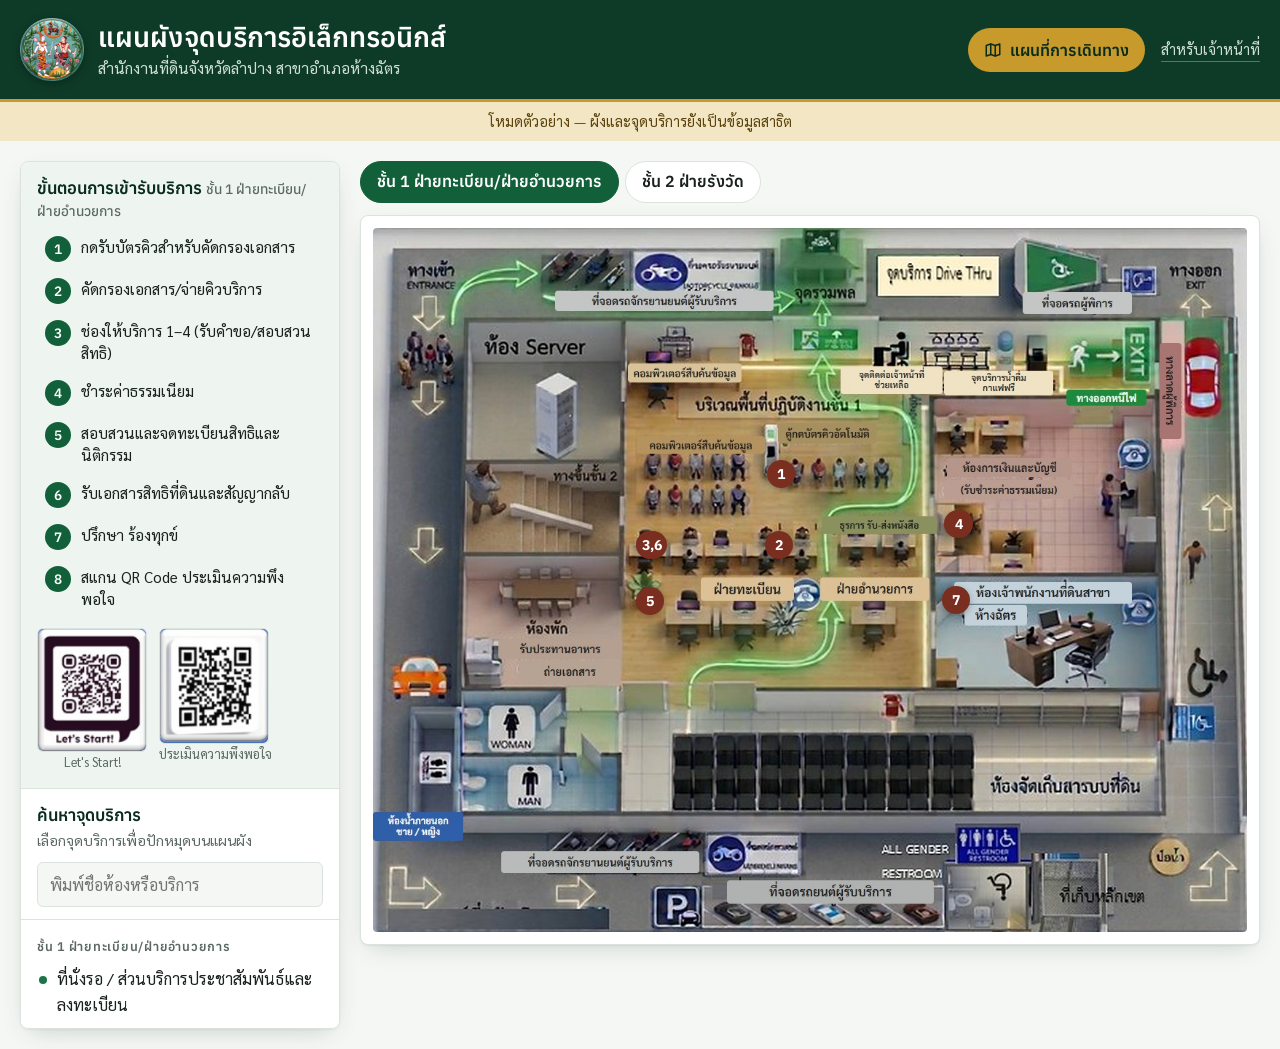
<file: index.html>
<!doctype html>
<html lang="th">
<head>
<meta charset="utf-8">
<meta name="viewport" content="width=device-width, initial-scale=1">
<title>แผนผังอาคาร</title>
<link rel="icon" type="image/png" href="assets/logo.png">
<link rel="preconnect" href="https://fonts.googleapis.com">
<link rel="preconnect" href="https://fonts.gstatic.com" crossorigin>
<link href="https://fonts.googleapis.com/css2?family=Anuphan:wght@500;600&family=Sarabun:wght@400;500;600&display=swap" rel="stylesheet">
<link rel="stylesheet" href="css/map.css?v=4">
</head>
<body>
<header class="top"><div class="in">
  <div class="brand"><img class="logo" src="assets/logo.png" alt="ตราสำนักงานที่ดิน" width="64" height="63">
    <div><h1 id="title">แผนผังอาคาร</h1><p id="subtitle"></p></div></div>
  <nav class="topnav">
    <button class="travel-btn" id="travelOpen"><svg width="18" height="18" viewBox="0 0 24 24" fill="none" stroke="currentColor" stroke-width="2" stroke-linecap="round" stroke-linejoin="round" aria-hidden="true"><path d="M9 4 3 6v14l6-2 6 2 6-2V4l-6 2z"/><path d="M9 4v14M15 6v14"/></svg>แผนที่การเดินทาง</button>
    <a href="admin.html">สำหรับเจ้าหน้าที่</a>
  </nav>
</div></header>
<div class="demo" id="demo" hidden>โหมดตัวอย่าง — ผังและจุดบริการยังเป็นข้อมูลสาธิต</div>

<main class="layout">
  <aside class="panel">
    <section class="steps" id="stepBox" hidden>
      <h2>ขั้นตอนการเข้ารับบริการ <small id="stepFloor"></small></h2>
      <ol id="steps"></ol>
      <div class="qr" id="qr"></div>
    </section>
    <div class="hd">
      <h2>ค้นหาจุดบริการ</h2>
      <p class="hint">เลือกจุดบริการเพื่อปักหมุดบนแผนผัง</p>
      <input class="search" id="q" type="search" placeholder="พิมพ์ชื่อห้องหรือบริการ" aria-label="ค้นหาจุดบริการ">
    </div>
    <ul class="list" id="list"></ul>
  </aside>
  <section>
    <div class="floors" id="floors" role="tablist" aria-label="เลือกชั้น"></div>
    <div class="panel planwrap">
      <div class="plan" id="plan"><p class="msg">กำลังโหลดแผนผัง…</p></div>
    </div>
  </section>
</main>

<dialog id="detail" aria-labelledby="dTitle">
  <div class="dlg-hd"><div><h2 id="dTitle"></h2><small id="dFloor"></small></div>
    <button class="x" id="dClose" aria-label="ปิด">×</button></div>
  <div class="gallery" id="gallery" hidden>
    <img id="gImg" alt="">
    <button class="nav prev" id="gPrev" aria-label="ภาพก่อนหน้า">‹</button>
    <button class="nav next" id="gNext" aria-label="ภาพถัดไป">›</button>
    <span class="count" id="gCount"></span>
  </div>
  <div class="dlg-body" id="dBody"></div>
</dialog>
<dialog id="travel" class="wide" aria-labelledby="tTitle">
  <div class="dlg-hd"><div><h2 id="tTitle">แผนที่การเดินทาง</h2><small>เส้นทางมาสำนักงานที่ดินจังหวัดลำปาง สาขาห้างฉัตร</small></div>
    <button class="x" id="tClose" aria-label="ปิด">×</button></div>
  <video id="tVideo" src="assets/travel-map.mp4" controls muted loop playsinline preload="metadata"></video>
</dialog>
<div class="toast" id="toast" role="status"></div>

<script src="js/common.js?v=3"></script>
<script src="js/map.js?v=4"></script>
</body>
</html>
</file>
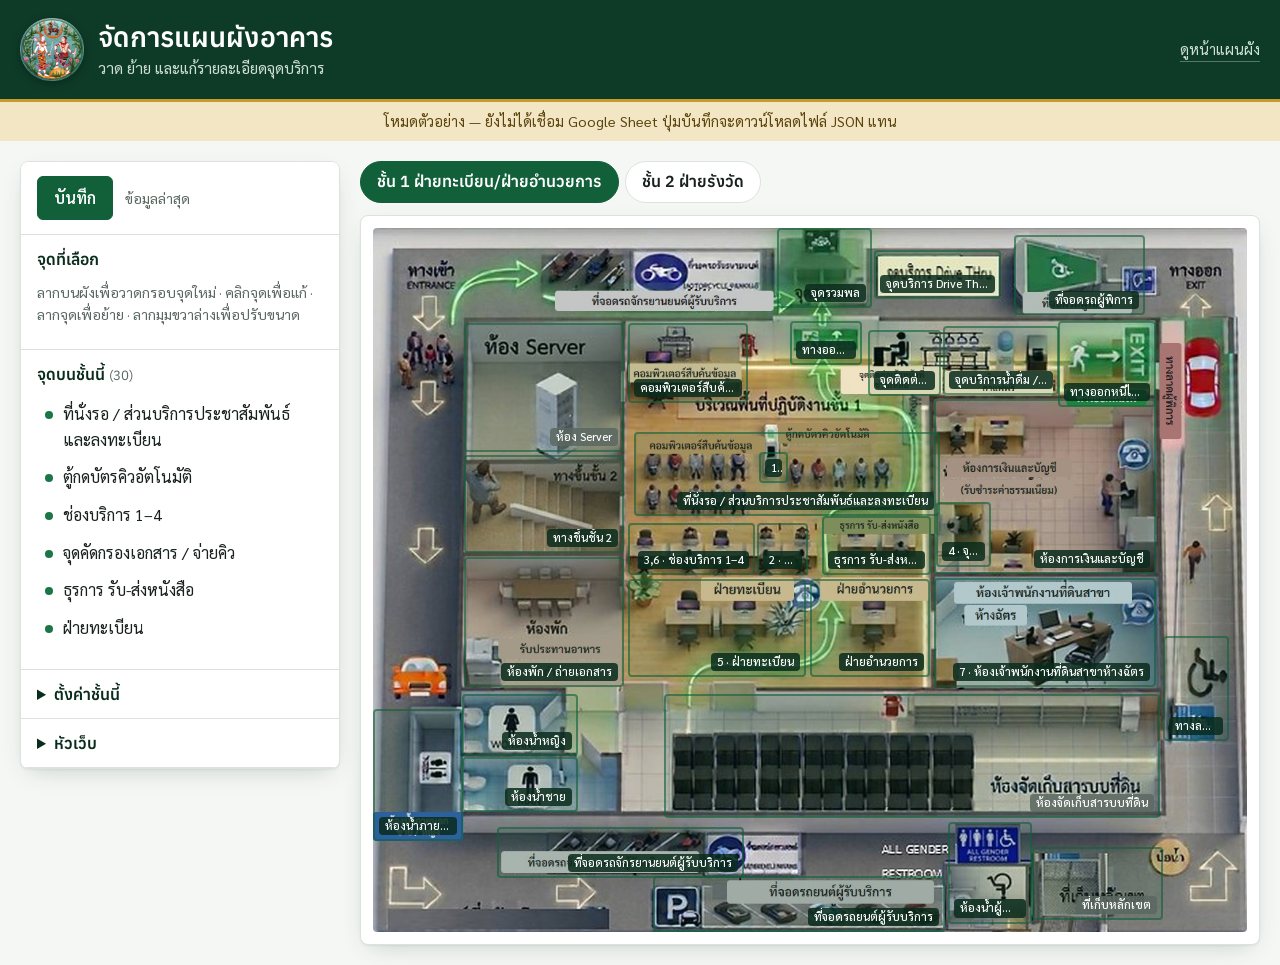
<file: admin.html>
<!doctype html>
<html lang="th">
<head>
<meta charset="utf-8">
<meta name="viewport" content="width=device-width, initial-scale=1">
<meta name="robots" content="noindex">
<title>จัดการแผนผังอาคาร</title>
<link rel="icon" type="image/png" href="assets/logo.png">
<link rel="preconnect" href="https://fonts.googleapis.com">
<link rel="preconnect" href="https://fonts.gstatic.com" crossorigin>
<link href="https://fonts.googleapis.com/css2?family=Anuphan:wght@500;600&family=Sarabun:wght@400;500;600&display=swap" rel="stylesheet">
<link rel="stylesheet" href="css/map.css?v=4">
<link rel="stylesheet" href="css/admin.css?v=4">
</head>
<body>
<header class="top"><div class="in">
  <div class="brand"><img class="logo" src="assets/logo.png" alt="" width="64" height="63">
    <div><h1>จัดการแผนผังอาคาร</h1><p>วาด ย้าย และแก้รายละเอียดจุดบริการ</p></div></div>
  <nav class="topnav"><a href="index.html">ดูหน้าแผนผัง</a> <button class="link" id="logout" hidden>ออกจากระบบ</button></nav>
</div></header>
<div class="demo" id="demo" hidden>โหมดตัวอย่าง — ยังไม่ได้เชื่อม Google Sheet ปุ่มบันทึกจะดาวน์โหลดไฟล์ JSON แทน</div>

<form class="panel login" id="login" hidden>
  <h2>เข้าสู่ระบบเจ้าหน้าที่</h2>
  <label>ชื่อผู้ใช้<input id="lu" autocomplete="username" required></label>
  <label>รหัสผ่าน<input id="lp" type="password" autocomplete="current-password" required></label>
  <p class="err" id="lmsg" role="alert"></p>
  <button class="btn primary" id="lbtn">เข้าสู่ระบบ</button>
</form>

<main class="layout editor" id="editor" hidden>
  <aside class="panel side">
    <div class="savebar">
      <button class="btn primary" id="save">บันทึก</button>
      <span id="state" class="state">ข้อมูลล่าสุด</span>
    </div>

    <section class="box" id="spotBox">
      <h2>จุดที่เลือก</h2>
      <p class="hint" id="noSel">ลากบนผังเพื่อวาดกรอบจุดใหม่ · คลิกจุดเพื่อแก้ · ลากจุดเพื่อย้าย · ลากมุมขวาล่างเพื่อปรับขนาด</p>
      <div id="spotForm" hidden>
        <label>ชื่อจุดบริการ<input id="sName" maxlength="200"></label>
        <label>เลขขั้นตอน <small>ตรงกับขั้นตอนของชั้นนี้ เช่น 3,6 (เว้นว่างถ้าไม่ใช่จุดในขั้นตอน)</small><input id="sNo" maxlength="20"></label>
        <label>รายละเอียด<textarea id="sDesc" rows="4" maxlength="5000"></textarea></label>
        <label>ลิงก์รูปภาพ <small>บรรทัดละ 1 รูป (ลิงก์แชร์ Google Drive ใช้ได้)</small><textarea id="sImgs" rows="3"></textarea></label>
        <label class="check"><input type="checkbox" id="sNav"> แสดงในรายการค้นหา</label>
        <div class="nums">
          <label>ซ้าย %<input id="sLeft" type="number" step="0.1" min="0" max="100"></label>
          <label>บน %<input id="sTop" type="number" step="0.1" min="0" max="100"></label>
          <label>กว้าง %<input id="sWidth" type="number" step="0.1" min="0.5" max="100"></label>
          <label>สูง %<input id="sHeight" type="number" step="0.1" min="0.5" max="100"></label>
        </div>
        <button type="button" class="btn danger" id="sDel">ลบจุดนี้</button>
      </div>
    </section>

    <section class="box">
      <h2>จุดบนชั้นนี้ <small id="spotCount"></small></h2>
      <ul class="list mini" id="spotList"></ul>
    </section>

    <details class="box">
      <summary>ตั้งค่าชั้นนี้</summary>
      <label>ชื่อชั้น<input id="fName" maxlength="100"></label>
      <label>ลิงก์ภาพผัง<input id="fImg" placeholder="https://… หรือ assets/hc-floor-1.jpg"></label>
      <label>ขั้นตอนการเข้ารับบริการ <small>บรรทัดละ 1 ขั้น เรียงตามลำดับ</small><textarea id="fSteps" rows="6"></textarea></label>
      <div class="row"><button type="button" class="btn" id="fAdd">+ เพิ่มชั้นใหม่</button>
        <button type="button" class="btn danger" id="fDel">ลบชั้นนี้</button></div>
    </details>

    <details class="box">
      <summary>หัวเว็บ</summary>
      <label>ชื่อระบบ<input id="tTitle" maxlength="200"></label>
      <label>คำบรรยาย<input id="tSub" maxlength="200"></label>
      <label>QR Code <small>บรรทัดละ 1 รูป: ชื่อ|ลิงก์ภาพ</small><textarea id="tQr" rows="3"></textarea></label>
    </details>
  </aside>

  <section>
    <div class="floors" id="floors" role="tablist" aria-label="เลือกชั้น"></div>
    <div class="panel planwrap">
      <div class="plan edit" id="plan"><p class="msg">กำลังโหลด…</p></div>
    </div>
  </section>
</main>
<div class="toast" id="toast" role="status"></div>

<script src="js/common.js?v=3"></script>
<script src="js/admin.js?v=3"></script>
</body>
</html>
</file>
<file: css/map.css>
:root {
  --green-950: #0a2c1d; --green-900: #0e3b27; --green-700: #12603a; --green-600: #1a7547;
  --green-100: #dcebe1; --green-50: #eef5f0; --gold: #c79a2b; --gold-soft: #f3e6c4; --maroon: #7a2e1f;
  --ink: #18211c; --muted: #5b6861; --line: #dce3de; --paper: #fff; --soft: #f5f7f5;
  --r: 8px; --shadow: 0 1px 2px rgba(14,59,39,.06), 0 8px 24px -10px rgba(14,59,39,.25);
  --head: "Anuphan", "Sarabun", system-ui, sans-serif; --body: "Sarabun", system-ui, sans-serif;
}
* { box-sizing: border-box; }
[hidden] { display: none !important; }
html, body { margin: 0; }
body { background: var(--soft); color: var(--ink); font: 400 1rem/1.6 var(--body); -webkit-font-smoothing: antialiased; }
h1, h2, h3 { font-family: var(--head); line-height: 1.3; margin: 0; color: var(--green-950); }
a { color: var(--green-700); }
:focus-visible { outline: 3px solid var(--gold); outline-offset: 2px; }
button, input, textarea, select { font: inherit; color: inherit; }

/* หัวเว็บ */
.top { background: var(--green-900); color: #fff; border-bottom: 3px solid var(--gold); }
.top .in { max-width: 1400px; margin: 0 auto; padding: 18px 20px; display: flex; gap: 16px; align-items: center; justify-content: space-between; flex-wrap: wrap; }
.brand { display: flex; gap: 14px; align-items: center; }
.logo { width: 64px; height: auto; flex: none; filter: drop-shadow(0 2px 4px rgba(0,0,0,.3)); }
@media (max-width: 860px) { .logo { width: 48px; } }
.top h1 { color: #fff; font-size: clamp(1.25rem, 1rem + 1vw, 1.7rem); font-weight: 600; }
.top p { margin: 2px 0 0; color: #cfe0d5; font-size: .95rem; }
.top a { color: #cfe0d5; font-size: .92rem; text-decoration: none; border-bottom: 1px solid rgba(255,255,255,.3); }
.top a:hover { color: #fff; }
.topnav { display: flex; gap: 16px; align-items: center; flex-wrap: wrap; }
.link { border: 0; background: none; color: #cfe0d5; cursor: pointer; padding: 0; border-bottom: 1px solid rgba(255,255,255,.3); font-size: .92rem; }
.link:hover { color: #fff; }
.travel-btn { display: inline-flex; gap: 8px; align-items: center; min-height: 44px; padding: 8px 16px; border: 0; border-radius: 999px; background: var(--gold); color: var(--green-950); font: 600 1rem var(--head); cursor: pointer; }
.travel-btn:hover { background: var(--gold-soft); }

/* โครงหน้า */
.layout { max-width: 1400px; margin: 0 auto; padding: 20px; display: grid; grid-template-columns: 320px 1fr; gap: 20px; align-items: start; }
.panel { background: var(--paper); border: 1px solid var(--line); border-radius: var(--r); box-shadow: var(--shadow); }
aside.panel { position: sticky; top: 16px; display: flex; flex-direction: column; max-height: calc(100vh - 32px); overflow-y: auto; }
.steps { padding: 16px; border-bottom: 1px solid var(--line); background: var(--green-50); }
.steps h2 { font-size: 1.05rem; font-weight: 600; margin-bottom: 8px; }
.steps h2 small { font-weight: 500; color: var(--muted); font-size: .85rem; }
.steps ol { list-style: none; margin: 0; padding: 0; display: grid; gap: 4px; }
.steps li > * { width: 100%; display: flex; gap: 10px; align-items: flex-start; text-align: left; border: 0; background: none; padding: 6px 8px; border-radius: 6px; line-height: 1.45; font-size: .95rem; }
.steps button { cursor: pointer; }
.steps button:hover { background: #fff; }
.steps button.on { background: var(--gold-soft); }
.num { flex: none; min-width: 26px; height: 26px; padding: 0 6px; border-radius: 13px; background: var(--maroon); color: #fff; font: 600 .85rem/26px var(--head); text-align: center; }
.steps .num { background: var(--green-700); }
.qr { display: flex; gap: 12px; margin-top: 12px; flex-wrap: wrap; }
.qr figure { margin: 0; text-align: center; font-size: .8rem; color: var(--muted); }
.qr img { width: 110px; height: auto; display: block; border-radius: 6px; background: #fff; border: 1px solid var(--line); }
.list .num { min-width: 22px; height: 22px; line-height: 22px; font-size: .75rem; }
aside .hd { padding: 16px 16px 12px; border-bottom: 1px solid var(--line); }
aside h2 { font-size: 1.05rem; font-weight: 600; }
aside .hint { margin: 2px 0 10px; color: var(--muted); font-size: .88rem; }
.search { width: 100%; padding: 9px 12px; border: 1px solid var(--line); border-radius: 6px; background: var(--soft); }
.search:focus { background: #fff; border-color: var(--green-600); outline: none; box-shadow: 0 0 0 3px var(--green-100); }
.list { padding: 6px 8px 12px; margin: 0; list-style: none; }
.list .fl { font: 600 .78rem var(--head); letter-spacing: .06em; color: var(--muted); padding: 12px 8px 4px; text-transform: uppercase; }
.list button { width: 100%; text-align: left; border: 0; background: none; padding: 8px 10px; border-radius: 6px; cursor: pointer; display: flex; gap: 10px; align-items: baseline; }
.list button:hover { background: var(--green-50); }
.list button.on { background: var(--gold-soft); }
.list .dot { flex: none; width: 8px; height: 8px; border-radius: 50%; background: var(--green-600); transform: translateY(-1px); }
.list .none { color: var(--muted); padding: 16px 10px; font-size: .92rem; }

/* แท็บชั้น */
.floors { display: flex; gap: 6px; flex-wrap: wrap; margin-bottom: 12px; }
.floors button { border: 1px solid var(--line); background: var(--paper); padding: 7px 16px; border-radius: 999px; cursor: pointer; font-weight: 600; font-family: var(--head); }
.floors button:hover { border-color: var(--green-600); }
.floors button[aria-selected="true"] { background: var(--green-700); border-color: var(--green-700); color: #fff; }

/* ผัง */
.planwrap { padding: 12px; }
.plan { position: relative; line-height: 0; user-select: none; -webkit-user-select: none; }
.plan > img { width: 100%; height: auto; display: block; border-radius: 4px; }
.layer { position: absolute; inset: 0; }
.spot { position: absolute; border: 2px solid transparent; border-radius: 4px; background: transparent; cursor: pointer; padding: 0; transition: background .15s, border-color .15s; }
.spot:hover, .spot:focus-visible { background: rgba(26,117,71,.12); border-color: var(--green-600); outline: none; }
.spot.on { background: rgba(199,154,43,.18); border-color: var(--gold); }
.spot .lbl { position: absolute; left: 50%; bottom: calc(100% + 6px); transform: translateX(-50%); white-space: nowrap; background: var(--green-950); color: #fff; font: 500 .85rem/1.4 var(--body); padding: 4px 10px; border-radius: 4px; opacity: 0; pointer-events: none; transition: opacity .15s; z-index: 3; }
.spot:hover .lbl, .spot:focus-visible .lbl { opacity: 1; }
/* เลขขั้นตอนบนผัง (ไม่ได้อยู่ในภาพ — มาจากช่อง "เลขขั้นตอน" ของจุด) */
.spot .badge { position: absolute; top: 6px; left: 6px; min-width: clamp(20px, 2.2vw, 32px); height: clamp(20px, 2.2vw, 32px); padding: 0 .4em; border-radius: 999px; background: var(--maroon); color: #fff; font: 700 clamp(.7rem, 1.1vw, 1rem)/clamp(20px, 2.2vw, 32px) var(--head); text-align: center; box-shadow: 0 2px 6px rgba(0,0,0,.25); pointer-events: none; }
.spot.on .badge { background: var(--gold); color: var(--green-950); }
.pin { position: absolute; transform: translate(-50%, -100%); pointer-events: none; z-index: 4; display: flex; flex-direction: column; align-items: center; }
.pin svg { width: 40px; height: 52px; filter: drop-shadow(0 3px 4px rgba(0,0,0,.3)); animation: drop .5s cubic-bezier(.3,1.6,.6,1); }
.pin span { order: -1; background: var(--maroon); color: #fff; font: 600 .9rem/1.4 var(--head); padding: 4px 12px; border-radius: 4px; white-space: nowrap; margin-bottom: 4px; }
@keyframes drop { from { transform: translateY(-24px); opacity: 0; } }
@media (prefers-reduced-motion: reduce) { .pin svg { animation: none; } }
.msg { padding: 40px 20px; text-align: center; color: var(--muted); line-height: 1.6; }
.demo { background: var(--gold-soft); color: #5a430c; font-size: .9rem; padding: 8px 20px; text-align: center; }

/* หน้าต่างรายละเอียด */
dialog { border: 0; padding: 0; border-radius: 10px; width: min(640px, calc(100% - 24px)); box-shadow: 0 20px 60px -10px rgba(0,0,0,.4); }
dialog::backdrop { background: rgba(10,44,29,.55); }
dialog.wide { width: min(1000px, calc(100% - 24px)); }
dialog video { display: block; width: 100%; height: auto; background: #000; }
.dlg-hd { display: flex; justify-content: space-between; gap: 12px; align-items: start; padding: 18px 20px 10px; }
.dlg-hd h2 { font-size: 1.3rem; font-weight: 600; }
.dlg-hd small { display: block; color: var(--muted); font-size: .9rem; margin-top: 2px; }
.x { border: 0; background: var(--soft); width: 36px; height: 36px; border-radius: 50%; cursor: pointer; font-size: 1.3rem; line-height: 1; flex: none; }
.x:hover { background: var(--green-100); }
.gallery { position: relative; background: var(--green-950); aspect-ratio: 16 / 10; }
.gallery img { width: 100%; height: 100%; object-fit: contain; display: block; }
.gallery .nav { position: absolute; top: 50%; transform: translateY(-50%); border: 0; width: 40px; height: 40px; border-radius: 50%; background: rgba(255,255,255,.9); cursor: pointer; font-size: 1.2rem; }
.gallery .prev { left: 10px; } .gallery .next { right: 10px; }
.gallery .count { position: absolute; right: 10px; bottom: 10px; background: rgba(0,0,0,.6); color: #fff; font-size: .8rem; padding: 2px 8px; border-radius: 999px; }
.dlg-body { padding: 14px 20px 20px; white-space: pre-line; }
.dlg-body .muted { color: var(--muted); }

.toast { position: fixed; left: 50%; bottom: 24px; transform: translate(-50%, 20px); background: var(--green-950); color: #fff; padding: 10px 18px; border-radius: 6px; opacity: 0; pointer-events: none; transition: .2s; z-index: 50; }
.toast.show { opacity: 1; transform: translate(-50%, 0); }
.toast.bad { background: var(--maroon); }

@media (max-width: 860px) {
  .layout { grid-template-columns: 1fr; padding: 12px; gap: 12px; }
  aside.panel { position: static; max-height: none; }
  .list { max-height: 38vh; overflow-y: auto; }
  .planwrap { padding: 8px; }
  .spot .lbl { display: none; }
  .pin svg { width: 24px; height: 32px; }
  .pin span { font-size: .7rem; padding: 2px 6px; margin-bottom: 2px; }
}
</file>
<file: css/admin.css>
.btn { border: 1px solid var(--line); background: var(--paper); padding: 8px 16px; border-radius: 6px; cursor: pointer; font-weight: 600; }
.btn:hover { border-color: var(--green-600); }
.btn.primary { background: var(--green-700); border-color: var(--green-700); color: #fff; }
.btn.primary:hover { background: var(--green-900); }
.btn.danger { color: var(--maroon); border-color: #e9cfc9; }
.btn.danger:hover { background: #fbefec; border-color: var(--maroon); }
.btn:disabled { opacity: .5; cursor: default; }

.login { max-width: 380px; margin: 48px auto; padding: 28px; display: grid; gap: 14px; }
.login h2 { font-size: 1.25rem; font-weight: 600; }
.err { color: var(--maroon); margin: 0; min-height: 1.4em; font-size: .92rem; }

label { display: grid; gap: 4px; font-size: .9rem; font-weight: 500; color: var(--ink); }
label small { font-weight: 400; color: var(--muted); }
input:not([type=checkbox]), textarea { width: 100%; padding: 8px 10px; border: 1px solid var(--line); border-radius: 6px; background: #fff; font-weight: 400; }
input:focus, textarea:focus { outline: none; border-color: var(--green-600); box-shadow: 0 0 0 3px var(--green-100); }
textarea { resize: vertical; line-height: 1.5; }
.check { display: flex; gap: 8px; align-items: center; font-weight: 400; }
.check input { width: 18px; height: 18px; accent-color: var(--green-700); }

.side { overflow-y: auto; }
.savebar { position: sticky; top: 0; z-index: 2; background: var(--paper); display: flex; gap: 12px; align-items: center; padding: 14px 16px; border-bottom: 1px solid var(--line); }
.state { font-size: .88rem; color: var(--muted); }
.state.dirty { color: var(--maroon); font-weight: 600; }
.box { padding: 14px 16px; border-bottom: 1px solid var(--line); display: grid; gap: 10px; }
.box h2 { font-size: 1rem; font-weight: 600; }
.box h2 small { font-weight: 400; color: var(--muted); }
.box summary { font: 600 1rem var(--head); color: var(--green-950); cursor: pointer; }
details.box:not([open]) { gap: 0; }
.hint { margin: 0; color: var(--muted); font-size: .88rem; line-height: 1.55; }
#spotForm { display: grid; gap: 10px; }
#spotForm[hidden] { display: none; }
.nums { display: grid; grid-template-columns: 1fr 1fr; gap: 8px; }
.row { display: flex; gap: 8px; flex-wrap: wrap; }
.list.mini { padding: 0; max-height: 260px; overflow-y: auto; }
.list.mini button { padding: 6px 8px; }

/* ผังในโหมดแก้ไข */
.plan.edit .layer { cursor: crosshair; touch-action: none; }
.plan.edit .spot { border: 2px solid rgba(18,96,58,.6); background: rgba(26,117,71,.1); cursor: move; }
.plan.edit .spot:hover { background: rgba(26,117,71,.18); }
.plan.edit .spot.sel { border-color: var(--gold); background: rgba(199,154,43,.22); z-index: 2; }
.plan.edit .spot .lbl { position: absolute; inset: auto 4px 4px auto; left: auto; bottom: 4px; transform: none; opacity: 1; font-size: .72rem; padding: 1px 6px; background: rgba(10,44,29,.85); max-width: calc(100% - 8px); overflow: hidden; text-overflow: ellipsis; }
.plan.edit .spot.nonav .lbl { background: rgba(91,104,97,.85); }
.handle { position: absolute; right: -8px; bottom: -8px; width: 16px; height: 16px; background: var(--gold); border: 2px solid #fff; border-radius: 3px; cursor: nwse-resize; box-shadow: 0 1px 3px rgba(0,0,0,.3); }
.draft { position: absolute; border: 2px dashed var(--maroon); background: rgba(122,46,31,.1); border-radius: 4px; pointer-events: none; }

@media (max-width: 860px) {
  .side { order: 2; }
  .plan.edit .spot .lbl { display: block; }
}
</file>
